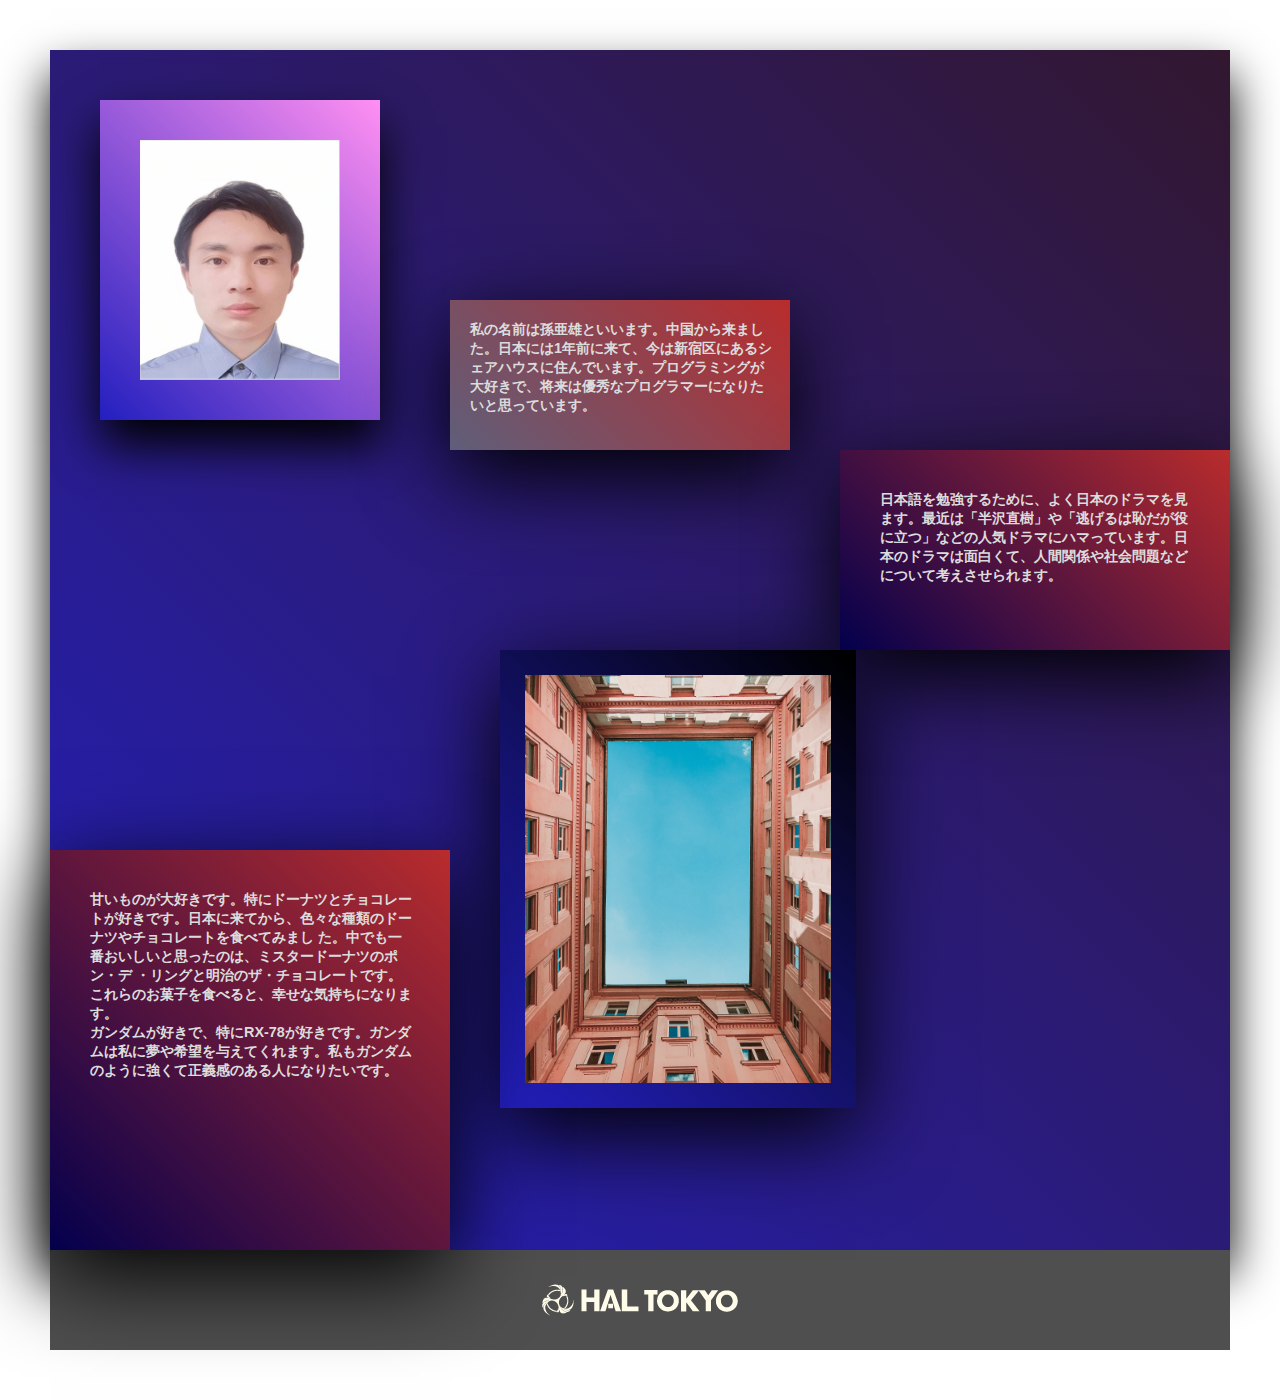
<file: story.html>
<!DOCTYPE html>
<html lang="ja">

<head>
    <meta charset="UTF-8">
    <meta name="viewport" content="width=device-width, initial-scale=1.0">
    <title>The Story Of SUNYAXIONG</title>
    <link rel="stylesheet" href="./css/story.css">
</head>

<body>
    <div class="container">
        <div class="item1">
            <div class="picture">
                <img src="./images/photo.jpg" alt="The photo of SUNYAXIONG.">
            </div>
        </div>
        <div class="item2">
            <div class="photo">
                <img src="./images/sky.jpg" alt="The picture of sky.">
            </div>
        </div>
        <div class="item3">
            <div class="info">
                <p>私の名前は孫亜雄といいます。中国から来ました。日本には1年前に来て、今は新宿区にあるシェアハウスに住んでいます。プログラミングが大好きで、将来は優秀なプログラマーになりたいと思っています。<br>
                </p>
            </div>
        </div>
        <div class="item4">
            <div class="info">
                <div class="info">
                    <p>日本語を勉強するために、よく日本のドラマを見ます。最近は「半沢直樹」や「逃げるは恥だが役に立つ」などの人気ドラマにハマっています。日本のドラマは面白くて、人間関係や社会問題などについて考えさせられます。
                    </p>
                </div>
            </div>
        </div>
        <div class="item5">
            <div class="info">
                <div class="info">
                    <p>甘いものが大好きです。特にドーナツとチョコレートが好きです。日本に来てから、色々な種類のドーナツやチョコレートを食べてみまし
                        た。中でも一番おいしいと思ったのは、ミスタードーナツのポン・デ
                        ・リングと明治のザ・チョコレートです。これらのお菓子を食べると、幸せな気持ちになります。<br>ガンダムが好きで、特にRX-78が好きです。ガンダムは私に夢や希望を与えてくれます。私もガンダムのように強くて正義感のある人になりたいです。
                    </p>
                </div>
            </div>
        </div>


    </div>
    <footer class="footer">
        <img src="./images/logo.png" alt="the loge of hal.">
    </footer>
</body>

</html>
</file>
<file: css/story.css>
* {
    margin: 0;
    padding: 0;
    box-sizing: content-box;
    font-family: 'ヒラギノ角ゴシック', 'Hiragino Sans', YuGothic, 'Yu Gothic', sans-serif;
}

body {
    padding: 50px;
}
/* コンテナー  */
.container {
    min-width: 100%;
    background: linear-gradient(45deg, #231fbf, #32172f);
    display: grid;
    grid-template-columns: 400px 1fr 1fr;
    grid-template-rows: 400px 200px 200px 400px;
    box-shadow: 0 25px 45px rgba(0, 0, 0, 1);
}
/* 元素1の中の写真を設置する */
.item1 .picture img {
    width: 200px;
    height: 240px;
    padding: 40px 40px;
    margin: 50px 50px;
    background: linear-gradient(45deg, #231fbf, #ff8ff2);
    box-shadow: 0 25px 45px rgba(0, 0, 0, 1);

}

/* 元素2の位置を固定 */
.item2 {
    grid-column: 2/3;
    grid-row: 3/5;
    margin: 0 0 0 50px;
}
/* 元素2の中の写真を設置する */
.item2 .photo img {
    width: 90%;
    height: 90%;
    padding: 25px 25px;
    background: linear-gradient(45deg, #231fbf, #000000);
    box-shadow: 0 25px 85px rgba(0, 0, 0, 1);
}

/* 元素3の位置を固定 */
.item3 {
    grid-column: 2/3;
    grid-row: 1/2;
    box-shadow: 0 25px 85px rgba(0, 0, 0, 1);
    margin: 250px 50px 0 0;
    background: linear-gradient(45deg, #5f5e7a, #b92c2c);
}

/* 元素4の位置を固定 */
.item4 {
    grid-column: 3/4;
    grid-row: 2/2;
    box-shadow: 0 25px 85px rgba(0, 0, 0, 1);
    background: linear-gradient(45deg, #03004d, #b92c2c);
}

/* 元素5の位置を固定 */
.item5 {
    grid-column: 1/2;
    grid-row: 4/5;
    box-shadow: 0 25px 85px rgb(0, 0, 0);
    background: linear-gradient(45deg, #03004d, #b92c2c);
}

.info {
    width: 90%;
    height: 90%;
    color: #dcdcdc;
    font-size: 0.9rem;
    font-weight: 700;
    padding: 20px 20px;
    overflow: hidden;
}

.footer {
    width: 100%;
    height: 100px;
    background-color: #4f4f4f;
    display: flex;
    align-items: center;
    justify-content: center;
}
</file>
